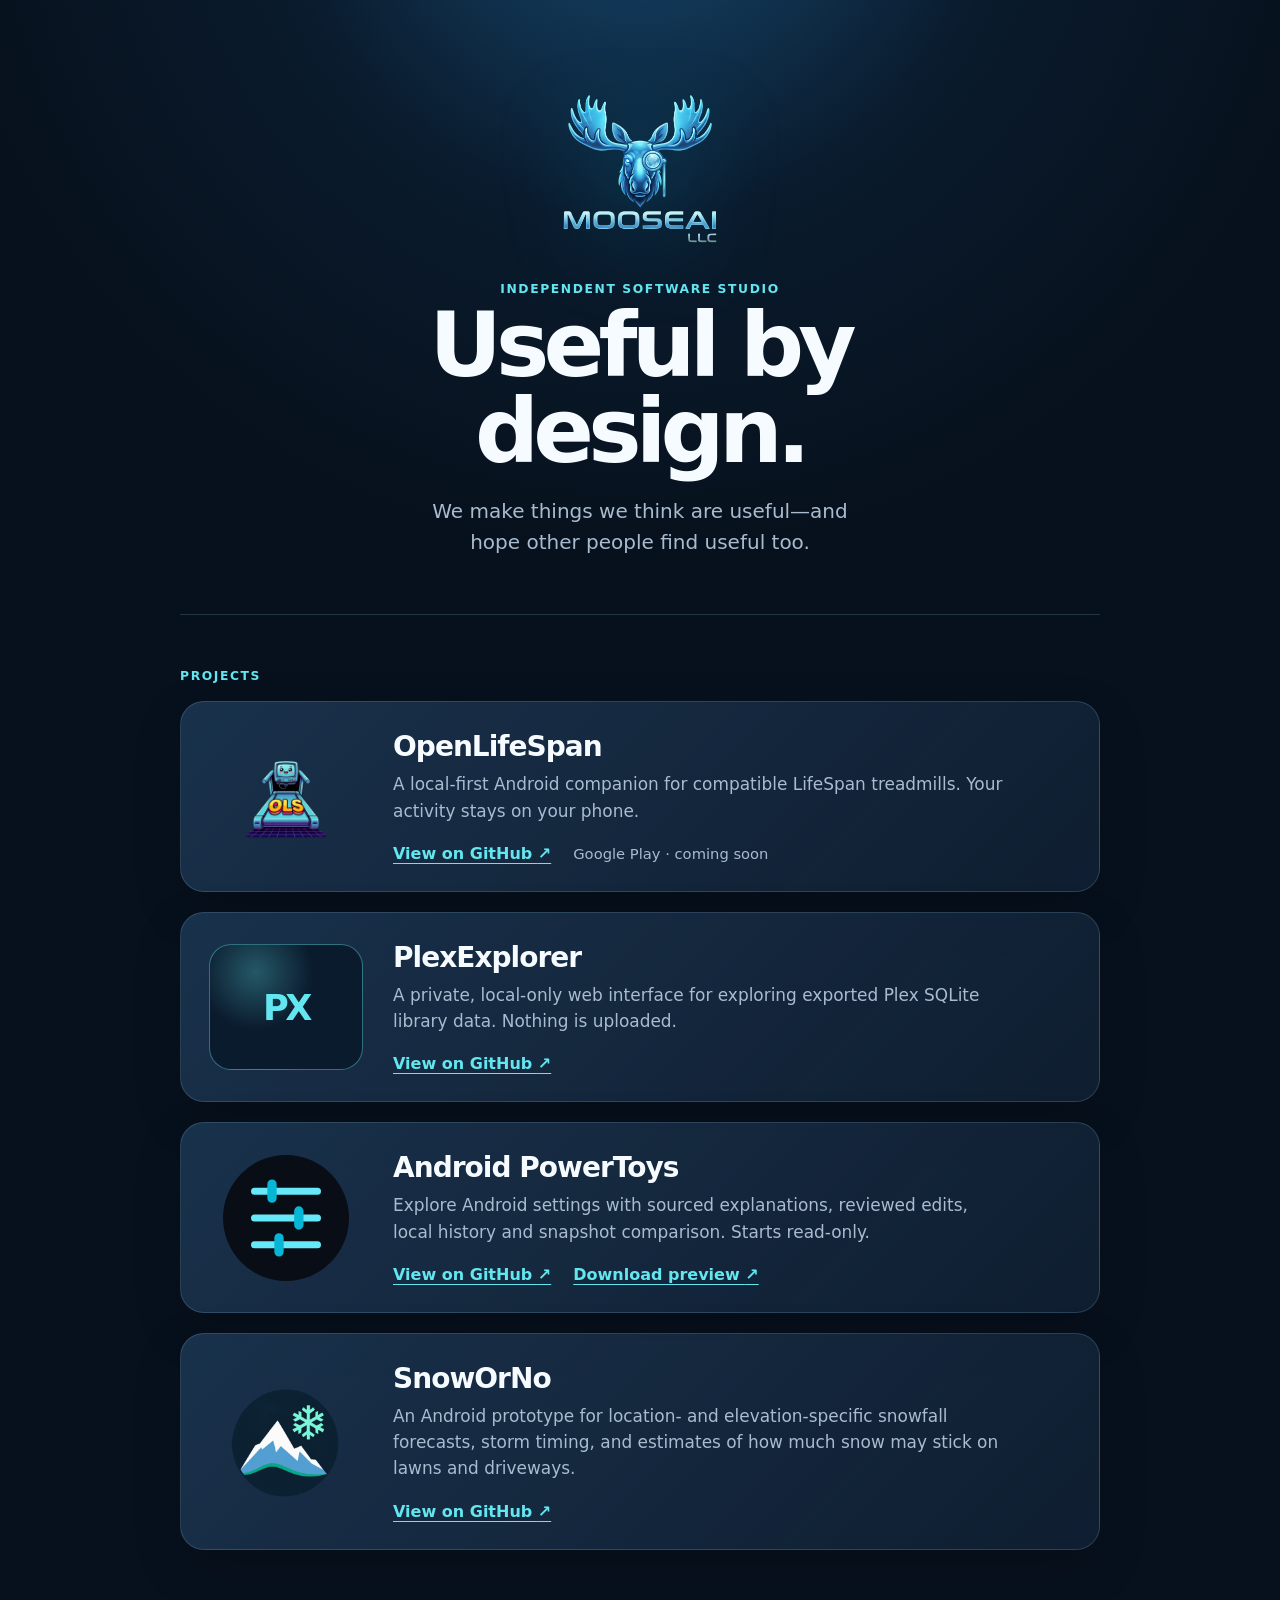
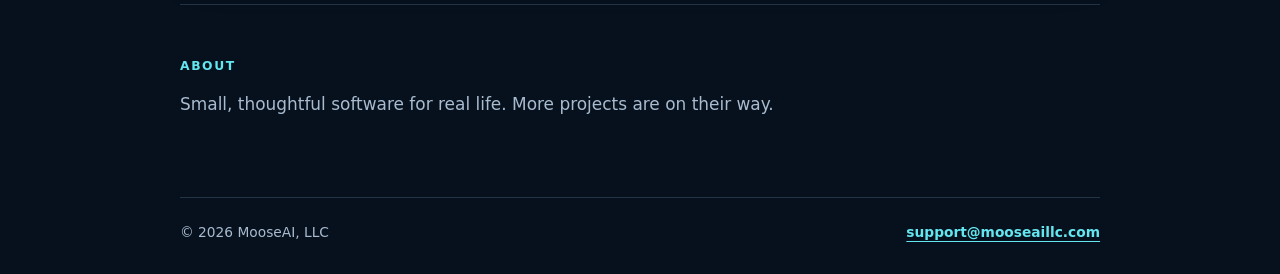
<file: index.html>
<!doctype html>
<html lang="en">
  <head>
    <meta charset="utf-8" />
    <meta name="viewport" content="width=device-width, initial-scale=1" />
    <meta name="description" content="MooseAI, LLC makes useful software." />
    <title>MooseAI, LLC</title>
    <link rel="stylesheet" href="styles.css" />
  </head>
  <body>
    <main>
      <header class="hero">
        <img class="brand" src="assets/mooseai-logo.png" alt="MooseAI, LLC" />
        <p class="eyebrow">Independent software studio</p>
        <h1>Useful by design.</h1>
        <p class="intro">We make things we think are useful—and hope other people find useful too.</p>
      </header>

      <section id="projects" aria-labelledby="projects-heading">
        <div class="section-label" id="projects-heading">Projects</div>
        <article class="project-card">
          <img class="project-mark" src="assets/openlifespan-mark.png" alt="OpenLifeSpan smiling treadmill mark" />
          <div>
            <h2>OpenLifeSpan</h2>
            <p>A local-first Android companion for compatible LifeSpan treadmills. Your activity stays on your phone.</p>
            <div class="links">
              <a href="https://github.com/chiesennegs/openlifespan">View on GitHub <span aria-hidden="true">↗</span></a>
              <span class="coming-soon">Google Play · coming soon</span>
            </div>
          </div>
        </article>

        <article class="project-card">
          <div class="project-mark plex-mark" aria-hidden="true">PX</div>
          <div>
            <h2>PlexExplorer</h2>
            <p>A private, local-only web interface for exploring exported Plex SQLite library data. Nothing is uploaded.</p>
            <div class="links">
              <a href="https://github.com/chiesennegs/PlexExplorer">View on GitHub <span aria-hidden="true">↗</span></a>
            </div>
          </div>
        </article>

        <article class="project-card">
          <img class="project-mark" src="assets/android-powertoys-mark.svg" alt="Android PowerToys settings sliders icon" />
          <div>
            <h2>Android PowerToys</h2>
            <p>Explore Android settings with sourced explanations, reviewed edits, local history and snapshot comparison. Starts read-only.</p>
            <div class="links">
              <a href="https://github.com/chiesennegs/AndroidPowerToys">View on GitHub <span aria-hidden="true">↗</span></a>
              <a href="https://github.com/chiesennegs/AndroidPowerToys/releases/tag/v1.6.1">Download preview <span aria-hidden="true">↗</span></a>
            </div>
          </div>
        </article>

        <article class="project-card">
          <img class="project-mark" src="assets/snoworno-mark.png" alt="" />
          <div>
            <h2>SnowOrNo</h2>
            <p>An Android prototype for location- and elevation-specific snowfall forecasts, storm timing, and estimates of how much snow may stick on lawns and driveways.</p>
            <div class="links">
              <a href="https://github.com/chiesennegs/SnowOrNo">View on GitHub <span aria-hidden="true">↗</span></a>
            </div>
          </div>
        </article>
      </section>

      <section class="about" id="about" aria-labelledby="about-heading">
        <div class="section-label">About</div>
        <p id="about-heading">Small, thoughtful software for real life. More projects are on their way.</p>
      </section>

      <footer>
        <span>© 2026 MooseAI, LLC</span>
        <a href="mailto:support@mooseaillc.com">support@mooseaillc.com</a>
      </footer>
    </main>
  </body>
</html>
</file>
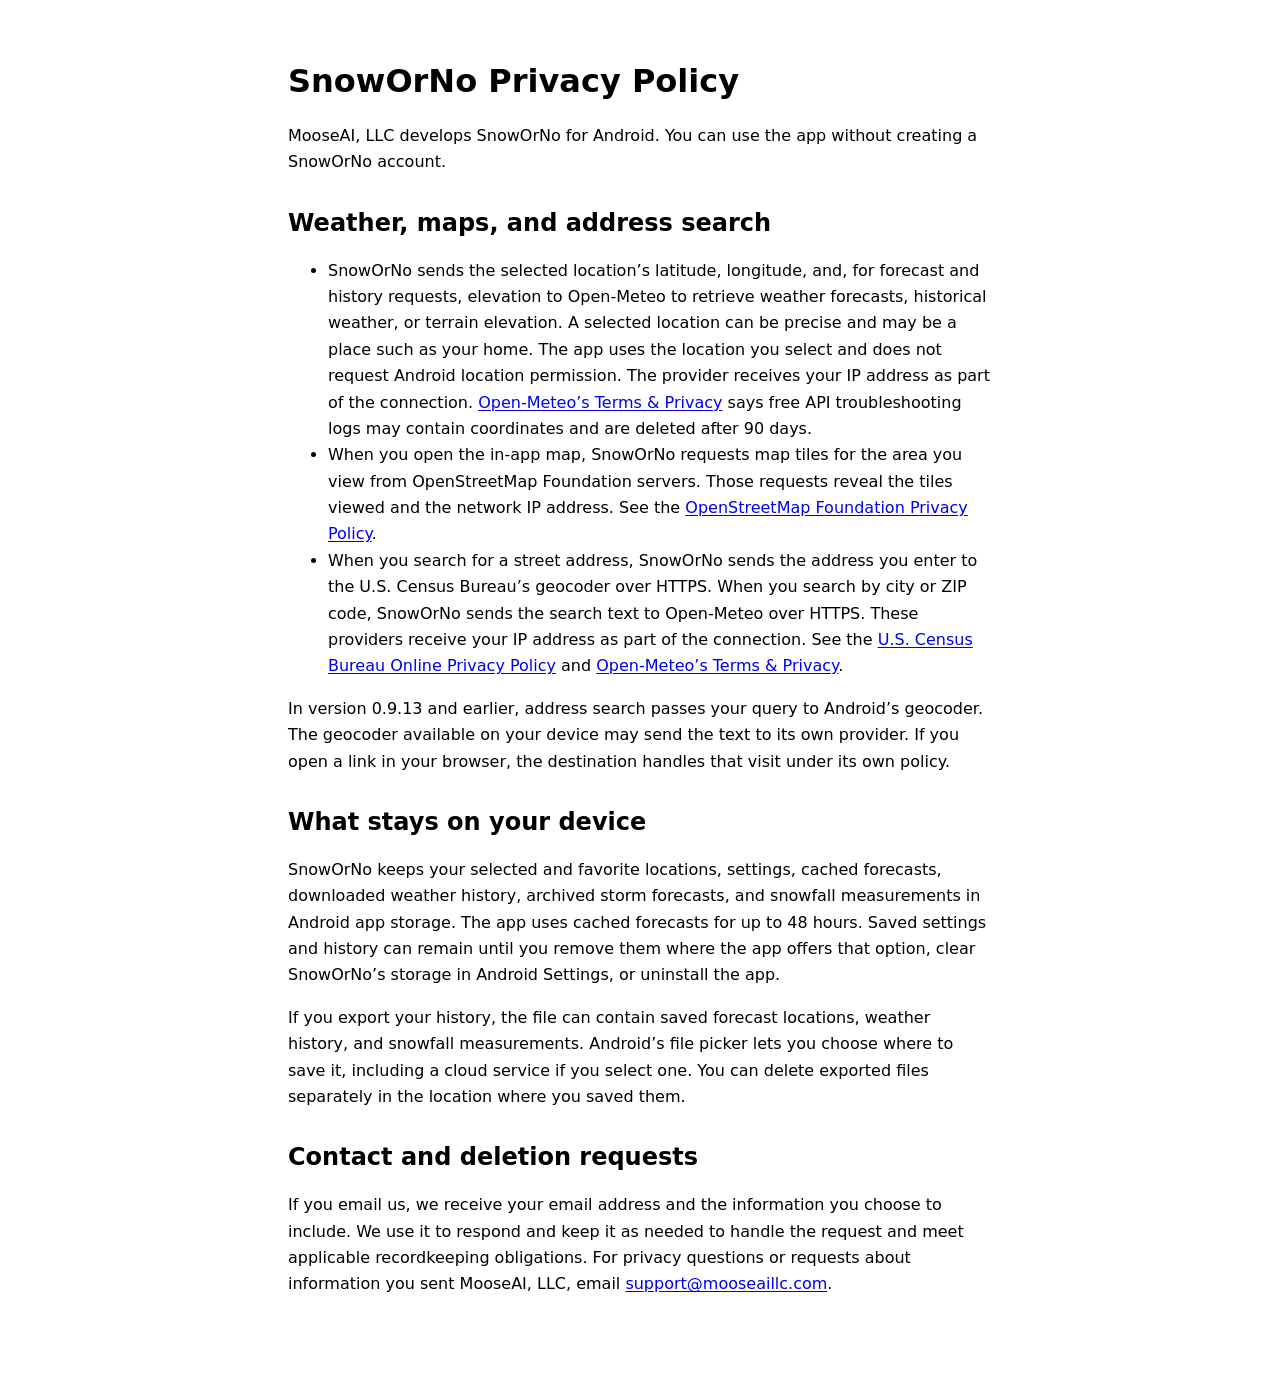
<file: privacy/snoworno/index.html>
<!doctype html>
<html lang="en">
<head>
  <meta charset="utf-8">
  <meta name="viewport" content="width=device-width, initial-scale=1">
  <meta name="description" content="How SnowOrNo handles forecast locations, weather history, and other data.">
  <title>SnowOrNo Privacy Policy | MooseAI, LLC</title>
  <style>
    :root { color-scheme: light dark; }
    body { margin: 0; font: 1rem/1.65 system-ui, sans-serif; }
    main { max-width: 44rem; margin: auto; padding: 2.5rem 1.25rem 4rem; }
    h1, h2 { line-height: 1.25; }
    h2 { margin-top: 2rem; }
    a { text-underline-offset: .15em; overflow-wrap: anywhere; }
  </style>
</head>
<body>
  <main>
    <h1>SnowOrNo Privacy Policy</h1>
    <p>MooseAI, LLC develops SnowOrNo for Android. You can use the app without creating a SnowOrNo account.</p>

    <h2>Weather, maps, and address search</h2>
    <ul>
      <li>SnowOrNo sends the selected location’s latitude, longitude, and, for forecast and history requests, elevation to Open-Meteo to retrieve weather forecasts, historical weather, or terrain elevation. A selected location can be precise and may be a place such as your home. The app uses the location you select and does not request Android location permission. The provider receives your IP address as part of the connection. <a href="https://open-meteo.com/en/terms">Open-Meteo’s Terms &amp; Privacy</a> says free API troubleshooting logs may contain coordinates and are deleted after 90 days.</li>
      <li>When you open the in-app map, SnowOrNo requests map tiles for the area you view from OpenStreetMap Foundation servers. Those requests reveal the tiles viewed and the network IP address. See the <a href="https://osmfoundation.org/wiki/Privacy_Policy">OpenStreetMap Foundation Privacy Policy</a>.</li>
      <li>When you search for a street address, SnowOrNo sends the address you enter to the U.S. Census Bureau’s geocoder over HTTPS. When you search by city or ZIP code, SnowOrNo sends the search text to Open-Meteo over HTTPS. These providers receive your IP address as part of the connection. See the <a href="https://www.census.gov/about/policies/privacy/privacy-policy.html">U.S. Census Bureau Online Privacy Policy</a> and <a href="https://open-meteo.com/en/terms">Open-Meteo’s Terms &amp; Privacy</a>.</li>
    </ul>
    <p>In version 0.9.13 and earlier, address search passes your query to Android’s geocoder. The geocoder available on your device may send the text to its own provider. If you open a link in your browser, the destination handles that visit under its own policy.</p>

    <h2>What stays on your device</h2>
    <p>SnowOrNo keeps your selected and favorite locations, settings, cached forecasts, downloaded weather history, archived storm forecasts, and snowfall measurements in Android app storage. The app uses cached forecasts for up to 48 hours. Saved settings and history can remain until you remove them where the app offers that option, clear SnowOrNo’s storage in Android Settings, or uninstall the app.</p>
    <p>If you export your history, the file can contain saved forecast locations, weather history, and snowfall measurements. Android’s file picker lets you choose where to save it, including a cloud service if you select one. You can delete exported files separately in the location where you saved them.</p>

    <h2>Contact and deletion requests</h2>
    <p>If you email us, we receive your email address and the information you choose to include. We use it to respond and keep it as needed to handle the request and meet applicable recordkeeping obligations. For privacy questions or requests about information you sent MooseAI, LLC, email <a href="mailto:support@mooseaillc.com">support@mooseaillc.com</a>.</p>
  </main>
</body>
</html>
</file>
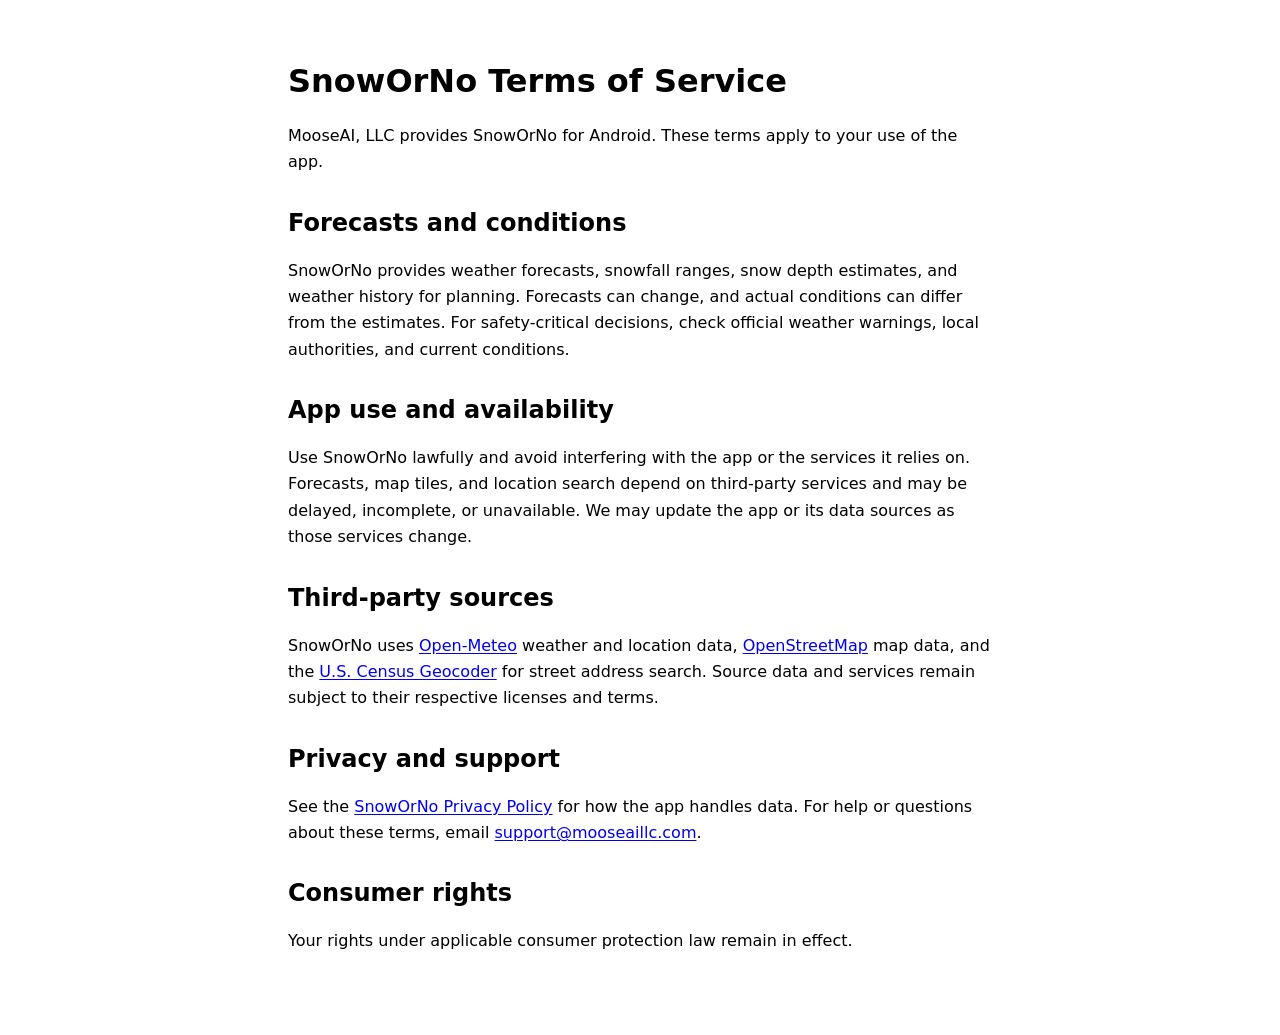
<file: terms/snoworno/index.html>
<!doctype html>
<html lang="en">
<head>
  <meta charset="utf-8">
  <meta name="viewport" content="width=device-width, initial-scale=1">
  <meta name="description" content="Terms of Service for SnowOrNo, the snowfall forecast app from MooseAI, LLC.">
  <title>SnowOrNo Terms of Service | MooseAI, LLC</title>
  <style>
    :root { color-scheme: light dark; }
    body { margin: 0; font: 1rem/1.65 system-ui, sans-serif; }
    main { max-width: 44rem; margin: auto; padding: 2.5rem 1.25rem 4rem; }
    h1, h2 { line-height: 1.25; }
    h2 { margin-top: 2rem; }
    a { text-underline-offset: .15em; overflow-wrap: anywhere; }
  </style>
</head>
<body>
  <main>
    <h1>SnowOrNo Terms of Service</h1>
    <p>MooseAI, LLC provides SnowOrNo for Android. These terms apply to your use of the app.</p>

    <h2>Forecasts and conditions</h2>
    <p>SnowOrNo provides weather forecasts, snowfall ranges, snow depth estimates, and weather history for planning. Forecasts can change, and actual conditions can differ from the estimates. For safety-critical decisions, check official weather warnings, local authorities, and current conditions.</p>

    <h2>App use and availability</h2>
    <p>Use SnowOrNo lawfully and avoid interfering with the app or the services it relies on. Forecasts, map tiles, and location search depend on third-party services and may be delayed, incomplete, or unavailable. We may update the app or its data sources as those services change.</p>

    <h2>Third-party sources</h2>
    <p>SnowOrNo uses <a href="https://open-meteo.com/en/terms">Open-Meteo</a> weather and location data, <a href="https://www.openstreetmap.org/copyright">OpenStreetMap</a> map data, and the <a href="https://geocoding.geo.census.gov/geocoder/">U.S. Census Geocoder</a> for street address search. Source data and services remain subject to their respective licenses and terms.</p>

    <h2>Privacy and support</h2>
    <p>See the <a href="https://mooseaillc.com/privacy/snoworno">SnowOrNo Privacy Policy</a> for how the app handles data. For help or questions about these terms, email <a href="mailto:support@mooseaillc.com">support@mooseaillc.com</a>.</p>

    <h2>Consumer rights</h2>
    <p>Your rights under applicable consumer protection law remain in effect.</p>
  </main>
</body>
</html>
</file>
<file: styles.css>
:root { color-scheme: dark; --ink: #f6fbff; --muted: #a8bbcf; --line: rgba(145, 194, 225, .2); --surface: rgba(19, 35, 56, .72); --cyan: #63e6ef; --blue: #3189db; }
* { box-sizing: border-box; }
html { background: #07111d; scroll-behavior: smooth; }
body { min-width: 320px; margin: 0; color: var(--ink); background: radial-gradient(ellipse 70% 48% at 50% -8%, #164a72 0%, #0a1b2d 41%, #07111d 78%); font-family: Inter, ui-sans-serif, system-ui, -apple-system, BlinkMacSystemFont, "Segoe UI", sans-serif; }
main { width: min(100% - 48px, 920px); margin: 0 auto; }
.hero { min-height: 61vh; display: grid; align-content: center; justify-items: center; text-align: center; padding: 72px 0 56px; }
.brand { width: min(360px, 78vw); max-height: 240px; object-fit: contain; filter: drop-shadow(0 18px 42px rgba(0, 190, 255, .2)); }
.eyebrow, .section-label { color: var(--cyan); font-size: .77rem; font-weight: 760; letter-spacing: .13em; text-transform: uppercase; }
.eyebrow { margin: 14px 0 6px; }
h1 { max-width: 640px; margin: 0; font-size: clamp(2.8rem, 7vw, 5.6rem); line-height: .96; letter-spacing: -.065em; }
.intro { max-width: 470px; margin: 22px 0 0; color: var(--muted); font-size: clamp(1.05rem, 2vw, 1.25rem); line-height: 1.55; }
section { padding: 54px 0; border-top: 1px solid var(--line); }
.section-label { margin-bottom: 18px; }
.project-card { display: grid; grid-template-columns: 154px 1fr; gap: 30px; align-items: center; padding: 28px; border: 1px solid var(--line); border-radius: 24px; background: linear-gradient(135deg, rgba(28, 54, 82, .88), var(--surface)); box-shadow: 0 18px 48px rgba(0, 0, 0, .18); }
#projects .project-card + .project-card { margin-top: 20px; }
.project-mark { width: 154px; height: 126px; object-fit: contain; }
.plex-mark { display: grid; place-items: center; border: 1px solid rgba(99, 230, 239, .42); border-radius: 22px; background: radial-gradient(circle at 30% 22%, rgba(99, 230, 239, .3), transparent 40%), #0a1b2d; color: var(--cyan); font-size: 2.2rem; font-weight: 850; letter-spacing: -.1em; }
h2 { margin: 0; font-size: 1.75rem; letter-spacing: -.035em; }
.project-card p, .about p { max-width: 610px; margin: 8px 0 0; color: var(--muted); font-size: 1.06rem; line-height: 1.55; }
.links { display: flex; flex-wrap: wrap; gap: 16px 22px; align-items: center; margin-top: 20px; }
a { color: var(--cyan); font-weight: 700; text-underline-offset: 4px; }
a:hover { color: #fff; }
.coming-soon { color: var(--muted); font-size: .92rem; }
.about { padding-bottom: 80px; }
footer { display: flex; justify-content: space-between; gap: 16px; padding: 26px 0 34px; border-top: 1px solid var(--line); color: var(--muted); font-size: .86rem; }
@media (max-width: 600px) { main { width: min(100% - 32px, 920px); } .hero { min-height: 56vh; padding-top: 48px; } .project-card { grid-template-columns: 1fr; gap: 14px; padding: 22px; } .project-mark { width: 126px; height: 100px; } footer { flex-direction: column; } }
</file>
